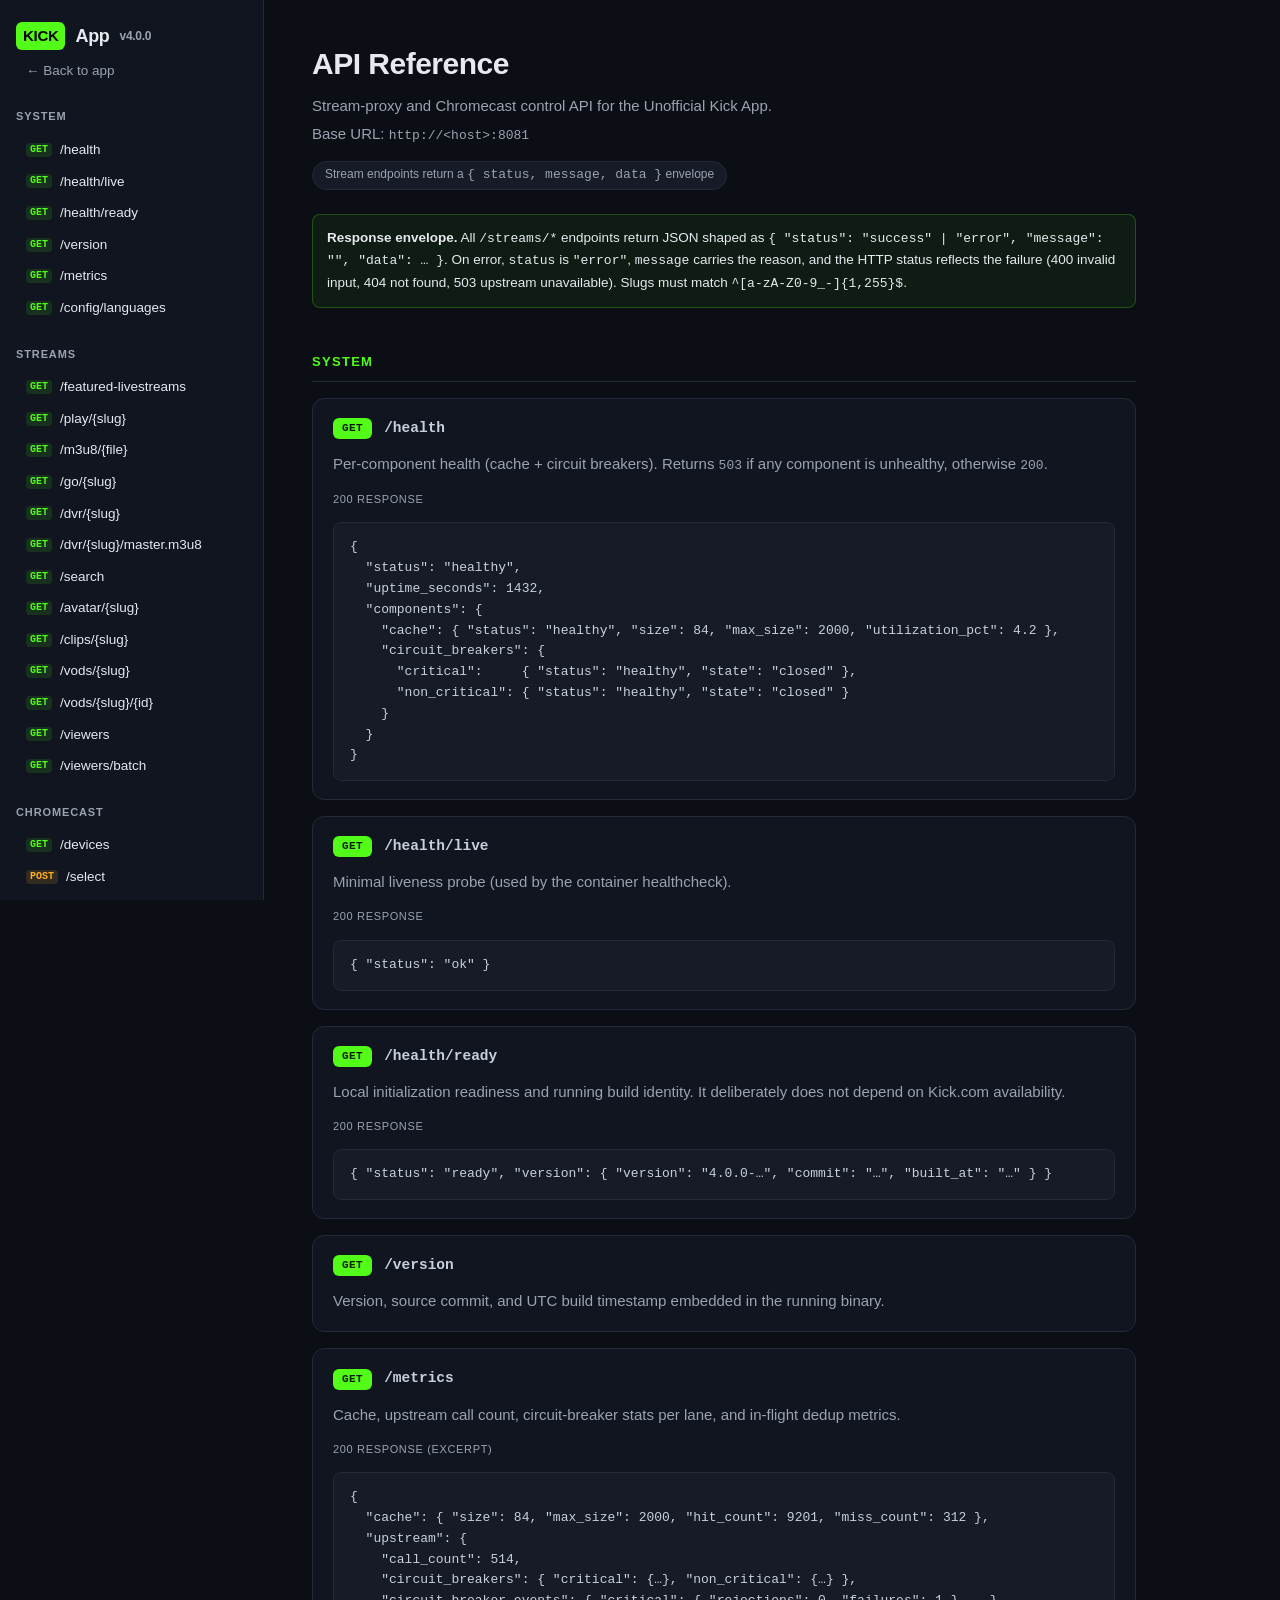
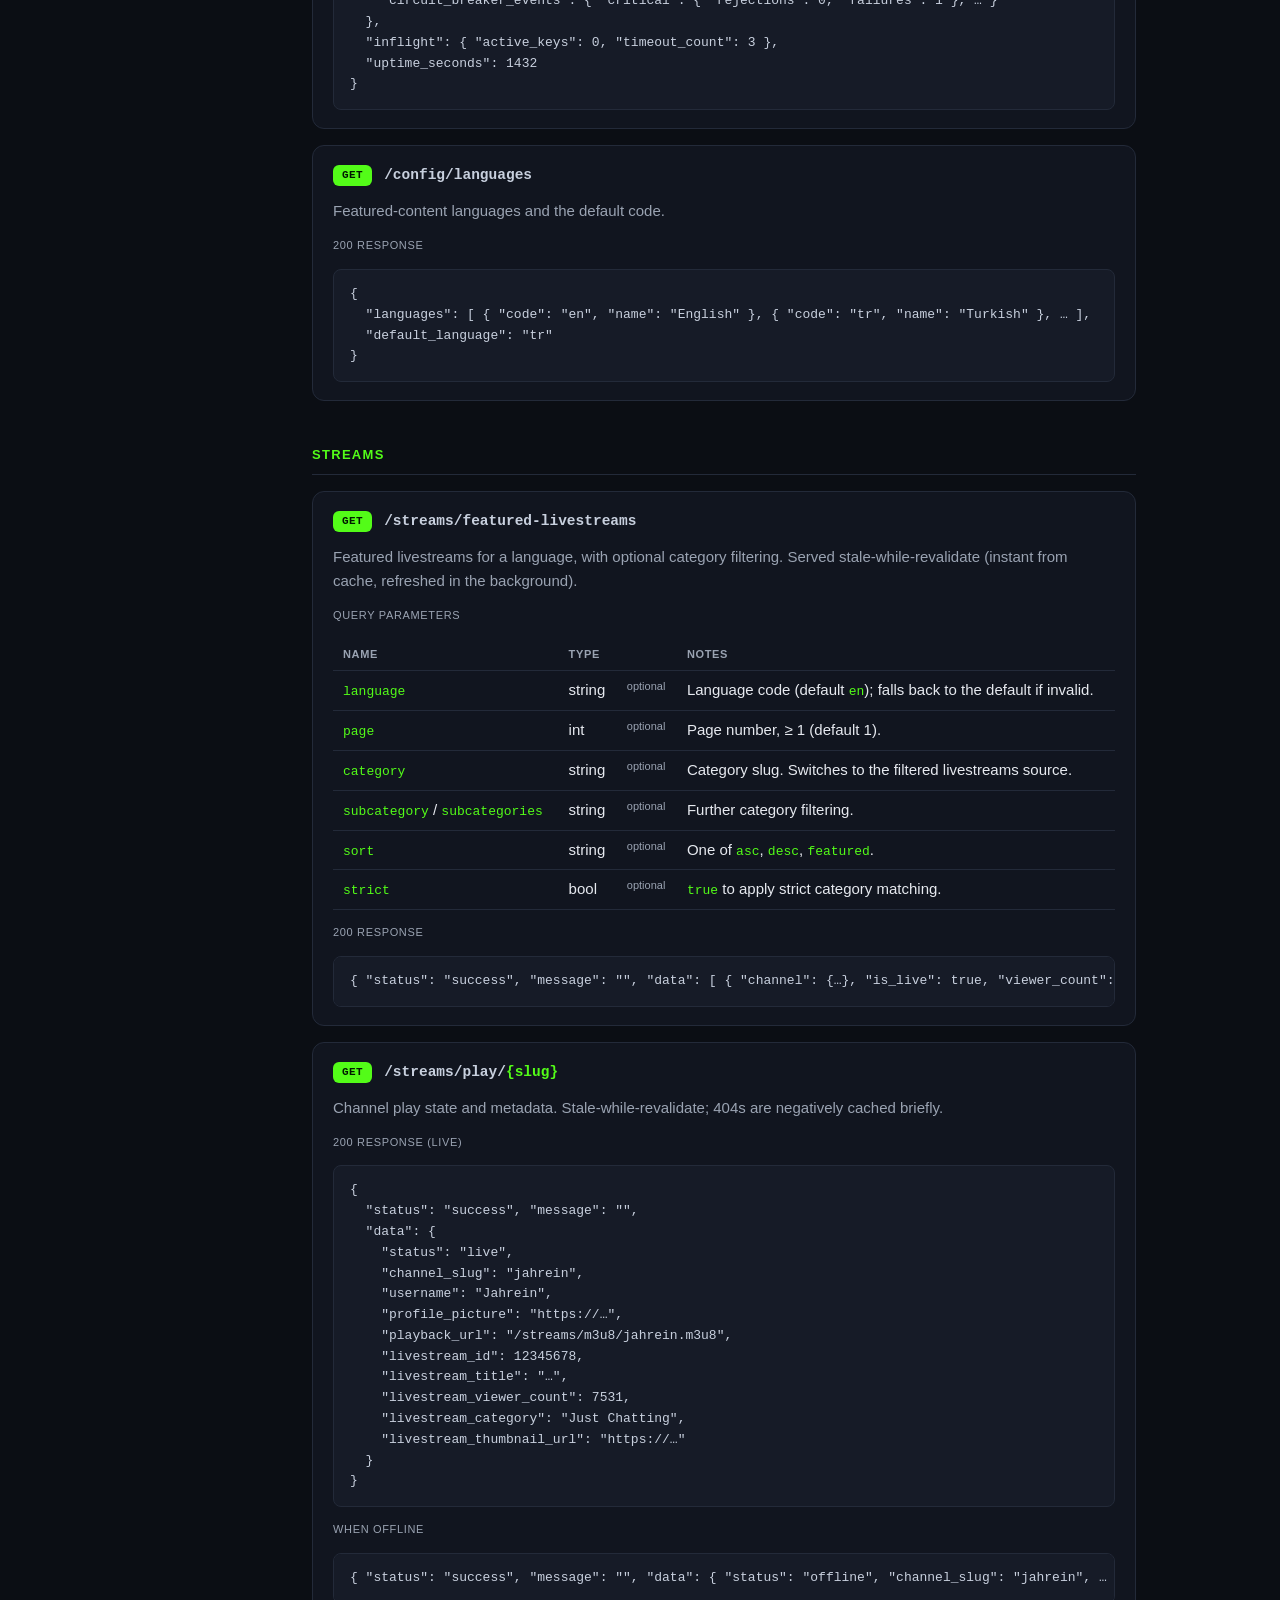
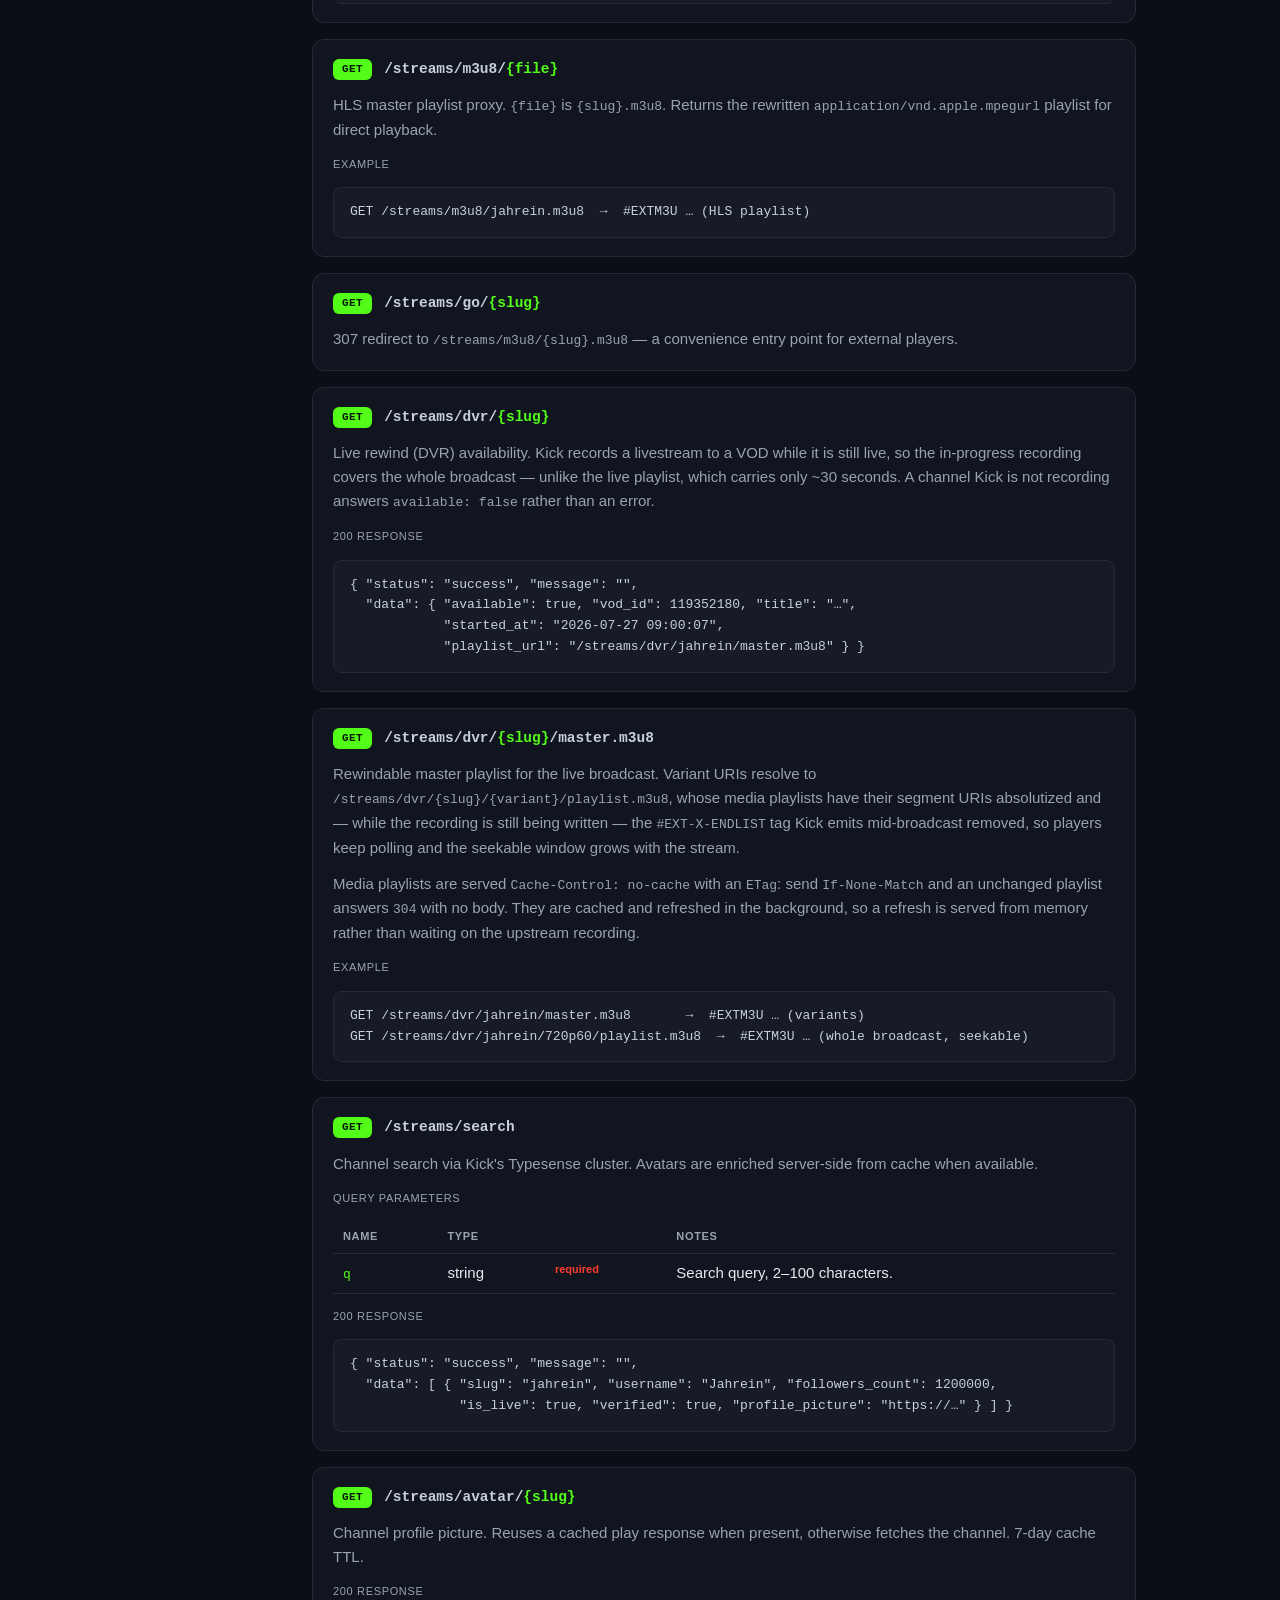
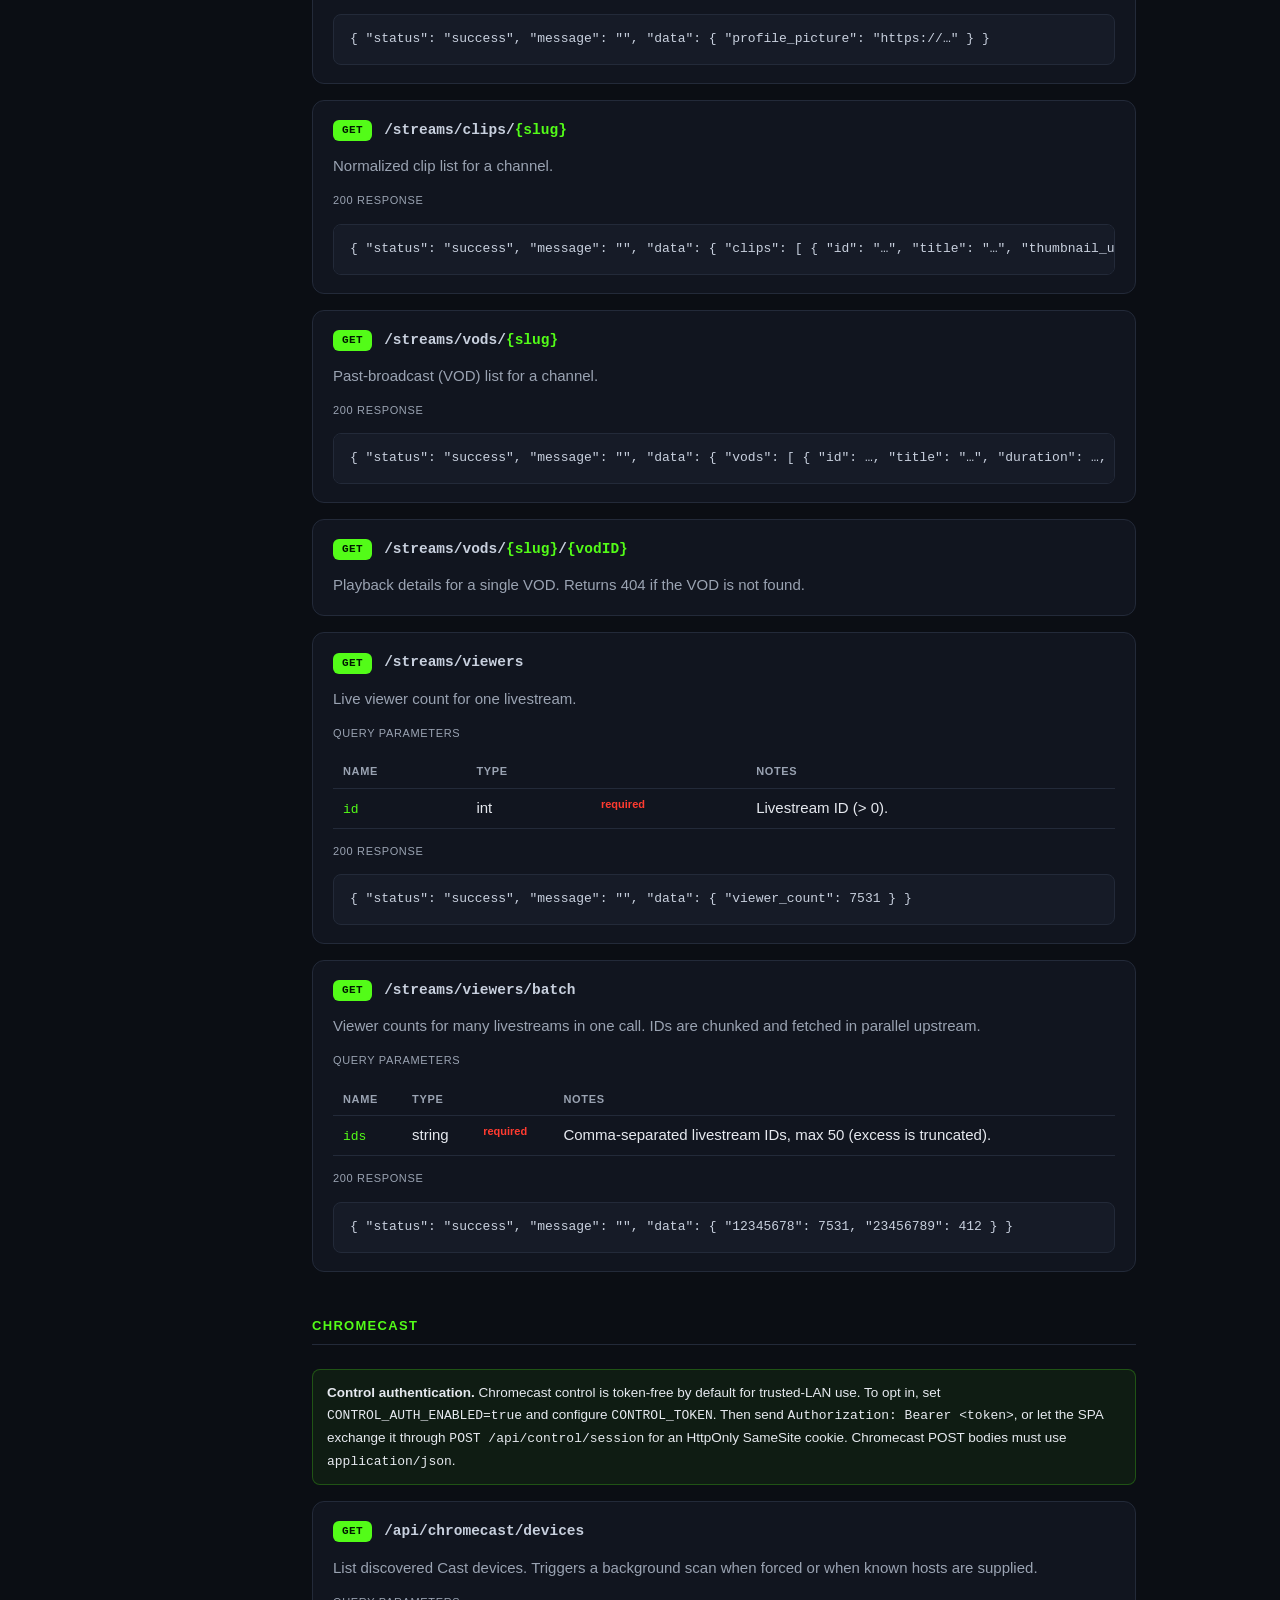
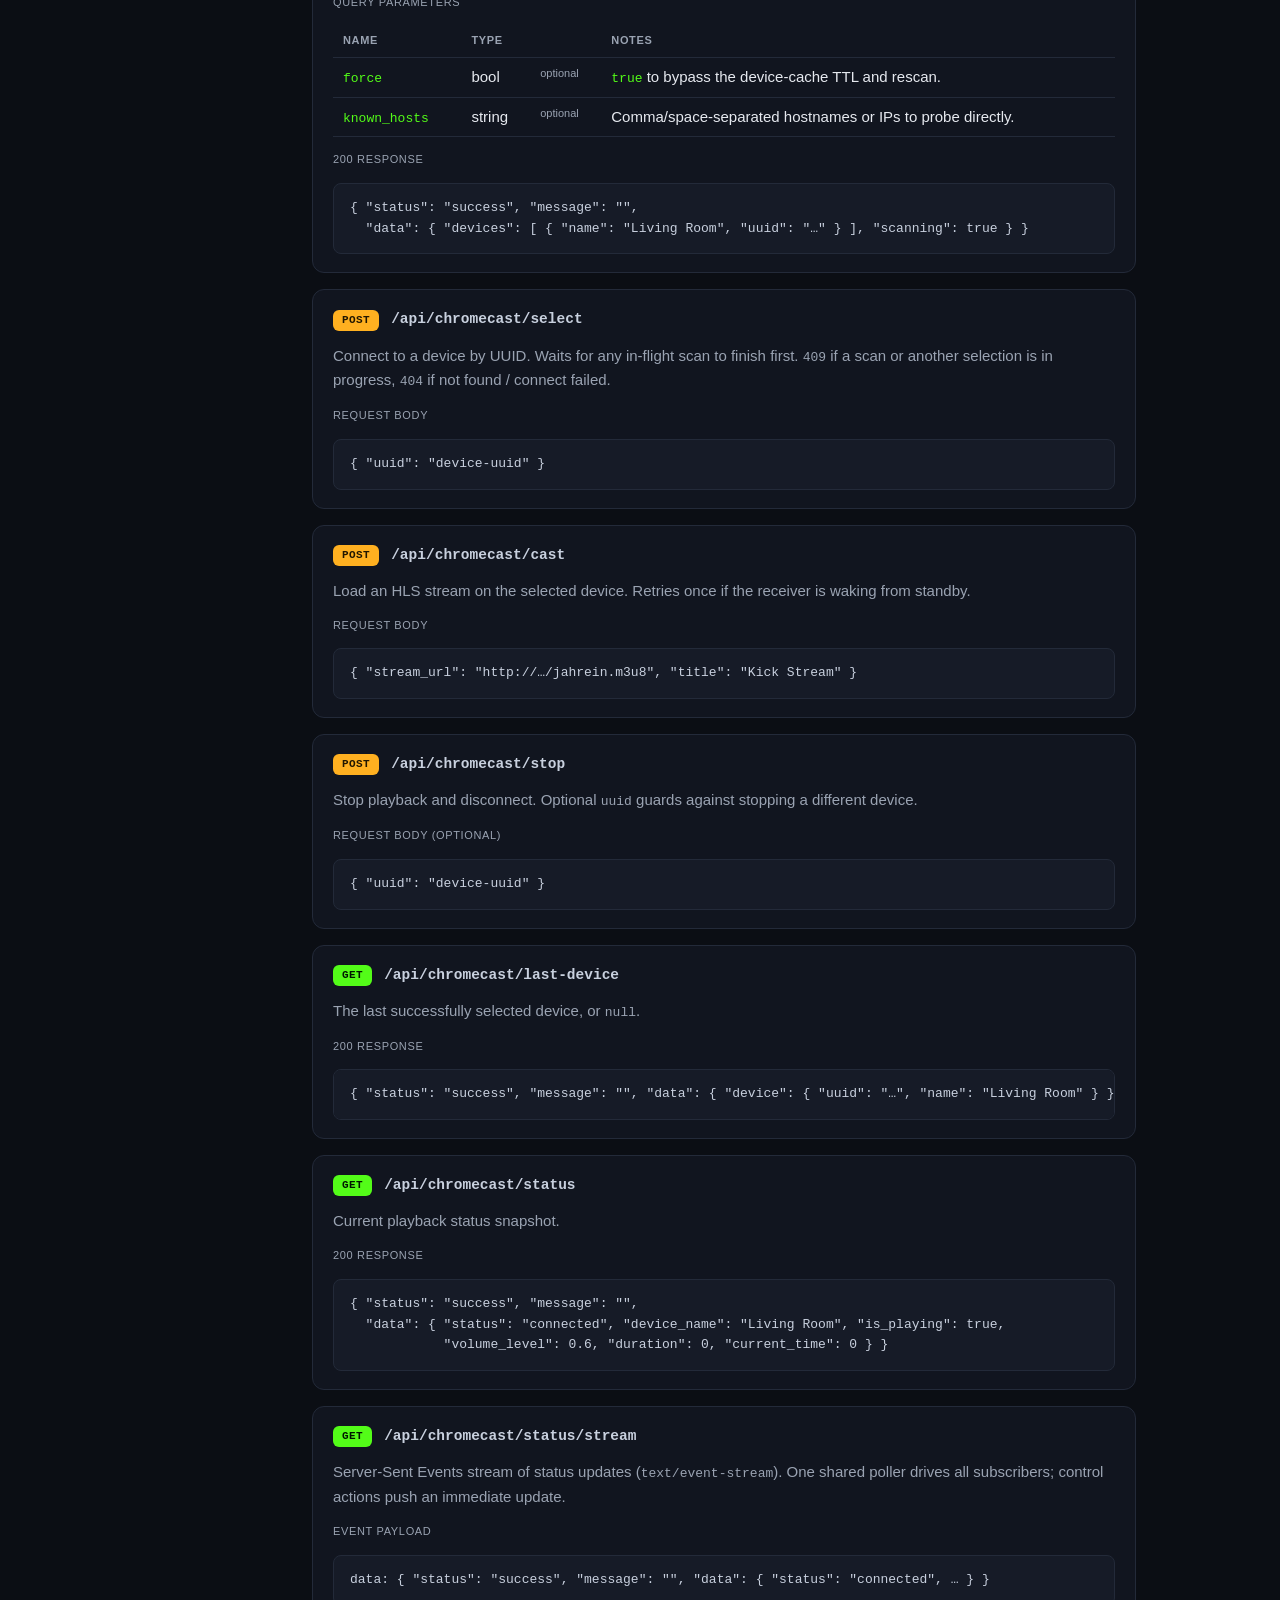
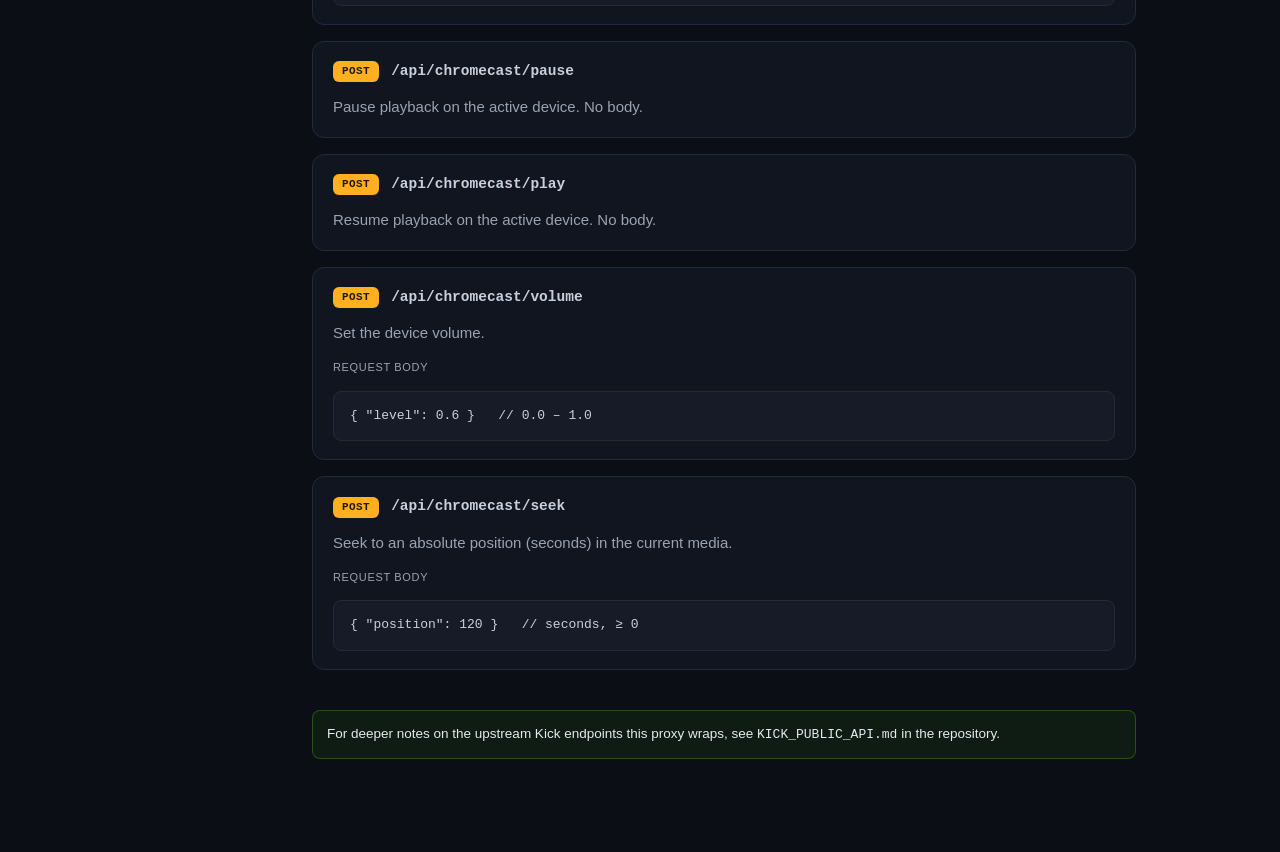
<file: templates/docs.html>
<!DOCTYPE html>
<html lang="en">
<head>
<meta charset="utf-8">
<meta name="viewport" content="width=device-width, initial-scale=1">
<title>Kick App — API Reference</title>
<style>
  :root {
    --bg: #0b0e14;
    --panel: #11151f;
    --panel-2: #161b27;
    --border: #232a39;
    --text: #e6e9ef;
    --muted: #9aa3b2;
    --primary: #53fc18;
    --live: #ff3b30;
    --get: #53fc18;
    --post: #ffb020;
    --code: #c8d0de;
    --radius: 12px;
  }
  * { box-sizing: border-box; }
  html { scroll-behavior: smooth; }
  body {
    margin: 0;
    background: var(--bg);
    color: var(--text);
    font: 15px/1.6 -apple-system, BlinkMacSystemFont, "Segoe UI", Roboto, Helvetica, Arial, sans-serif;
    -webkit-font-smoothing: antialiased;
  }
  a { color: var(--primary); text-decoration: none; }
  a:hover { text-decoration: underline; }
  code, pre {
    font-family: "SF Mono", ui-monospace, "Cascadia Code", Menlo, Consolas, monospace;
    font-size: 13px;
  }
  .layout { display: flex; min-height: 100vh; }

  /* Sidebar */
  .side {
    width: 264px;
    flex-shrink: 0;
    background: var(--panel);
    border-right: 1px solid var(--border);
    padding: 22px 16px;
    position: sticky;
    top: 0;
    height: 100vh;
    overflow-y: auto;
  }
  .brand {
    display: flex; align-items: center; gap: 10px;
    font-weight: 800; font-size: 18px; letter-spacing: -0.3px;
    margin-bottom: 4px;
  }
  .brand .logo {
    background: var(--primary); color: #000; font-weight: 900;
    padding: 2px 7px; border-radius: 6px; font-size: 15px;
  }
  .brand .ver { color: var(--muted); font-weight: 600; font-size: 12px; }
  .side h4 {
    color: var(--muted); text-transform: uppercase; letter-spacing: 0.08em;
    font-size: 11px; margin: 22px 0 8px;
  }
  .side a {
    display: flex; align-items: center; gap: 8px;
    color: var(--text); padding: 5px 10px; border-radius: 8px;
    font-size: 13.5px;
  }
  .side a:hover { background: var(--panel-2); text-decoration: none; }
  .side a .m { font: 700 10px/1 monospace; padding: 2px 4px; border-radius: 4px; }
  .m.get { color: var(--get); background: rgba(83,252,24,0.12); }
  .m.post { color: var(--post); background: rgba(255,176,32,0.14); }
  .back { color: var(--muted) !important; font-size: 12.5px; margin-bottom: 8px; }

  /* Content */
  .main { flex: 1; min-width: 0; padding: 40px 48px 120px; max-width: 920px; }
  .hero h1 { margin: 0 0 6px; font-size: 30px; letter-spacing: -0.5px; }
  .hero p { color: var(--muted); margin: 0 0 4px; }
  .pill {
    display: inline-block; background: var(--panel-2); border: 1px solid var(--border);
    color: var(--muted); border-radius: 999px; padding: 3px 12px; font-size: 12px; margin-top: 10px;
  }

  section { margin-top: 44px; }
  section > h2 {
    font-size: 13px; text-transform: uppercase; letter-spacing: 0.1em;
    color: var(--primary); border-bottom: 1px solid var(--border);
    padding-bottom: 8px; margin: 0 0 4px;
  }

  .ep {
    background: var(--panel); border: 1px solid var(--border);
    border-radius: var(--radius); padding: 18px 20px; margin-top: 16px;
    scroll-margin-top: 16px;
  }
  .ep-head { display: flex; align-items: center; gap: 12px; flex-wrap: wrap; }
  .method {
    font: 800 11px/1 monospace; padding: 5px 9px; border-radius: 6px; letter-spacing: 0.04em;
  }
  .method.get { color: #001b00; background: var(--get); }
  .method.post { color: #221700; background: var(--post); }
  .path { font-family: "SF Mono", ui-monospace, monospace; font-size: 14.5px; color: var(--code); font-weight: 600; }
  .path .var { color: var(--primary); }
  .desc { color: var(--muted); margin: 12px 0 0; }

  table { width: 100%; border-collapse: collapse; margin-top: 14px; }
  th, td { text-align: left; padding: 7px 10px; border-bottom: 1px solid var(--border); vertical-align: top; }
  th { color: var(--muted); font-size: 11px; text-transform: uppercase; letter-spacing: 0.06em; font-weight: 600; }
  td code { color: var(--primary); }
  td .t { color: var(--muted); font-size: 12px; }
  .req { color: var(--live); font-size: 11px; font-weight: 700; }
  .opt { color: var(--muted); font-size: 11px; }

  pre {
    background: var(--panel-2); border: 1px solid var(--border); border-radius: 8px;
    padding: 14px 16px; overflow-x: auto; margin: 14px 0 0; color: var(--code);
  }
  .label { font-size: 11px; text-transform: uppercase; letter-spacing: 0.06em; color: var(--muted); margin-top: 14px; }
  .note {
    background: rgba(83,252,24,0.06); border: 1px solid rgba(83,252,24,0.25);
    border-radius: 8px; padding: 12px 14px; margin-top: 24px; color: var(--text); font-size: 13.5px;
  }
  @media (max-width: 820px) {
    .side { display: none; }
    .main { padding: 28px 20px 80px; }
  }
</style>
</head>
<body>
<div class="layout">
  <aside class="side">
    <div class="brand"><span class="logo">KICK</span> App <span class="ver">v4.0.0</span></div>
    <a class="back" href="/">← Back to app</a>

    <h4>System</h4>
    <a href="#health"><span class="m get">GET</span> /health</a>
    <a href="#health-live"><span class="m get">GET</span> /health/live</a>
    <a href="#health-ready"><span class="m get">GET</span> /health/ready</a>
    <a href="#version"><span class="m get">GET</span> /version</a>
    <a href="#metrics"><span class="m get">GET</span> /metrics</a>
    <a href="#languages"><span class="m get">GET</span> /config/languages</a>

    <h4>Streams</h4>
    <a href="#featured"><span class="m get">GET</span> /featured-livestreams</a>
    <a href="#play"><span class="m get">GET</span> /play/{slug}</a>
    <a href="#m3u8"><span class="m get">GET</span> /m3u8/{file}</a>
    <a href="#go"><span class="m get">GET</span> /go/{slug}</a>
    <a href="#dvr"><span class="m get">GET</span> /dvr/{slug}</a>
    <a href="#dvr-playlist"><span class="m get">GET</span> /dvr/{slug}/master.m3u8</a>
    <a href="#search"><span class="m get">GET</span> /search</a>
    <a href="#avatar"><span class="m get">GET</span> /avatar/{slug}</a>
    <a href="#clips"><span class="m get">GET</span> /clips/{slug}</a>
    <a href="#vods"><span class="m get">GET</span> /vods/{slug}</a>
    <a href="#vod"><span class="m get">GET</span> /vods/{slug}/{id}</a>
    <a href="#viewers"><span class="m get">GET</span> /viewers</a>
    <a href="#viewers-batch"><span class="m get">GET</span> /viewers/batch</a>

    <h4>Chromecast</h4>
    <a href="#cc-devices"><span class="m get">GET</span> /devices</a>
    <a href="#cc-select"><span class="m post">POST</span> /select</a>
    <a href="#cc-cast"><span class="m post">POST</span> /cast</a>
    <a href="#cc-stop"><span class="m post">POST</span> /stop</a>
    <a href="#cc-last"><span class="m get">GET</span> /last-device</a>
    <a href="#cc-status"><span class="m get">GET</span> /status</a>
    <a href="#cc-stream"><span class="m get">GET</span> /status/stream</a>
    <a href="#cc-pause"><span class="m post">POST</span> /pause</a>
    <a href="#cc-play"><span class="m post">POST</span> /play</a>
    <a href="#cc-volume"><span class="m post">POST</span> /volume</a>
    <a href="#cc-seek"><span class="m post">POST</span> /seek</a>
  </aside>

  <main class="main">
    <div class="hero">
      <h1>API Reference</h1>
      <p>Stream-proxy and Chromecast control API for the Unofficial Kick App.</p>
      <p>Base URL: <code>http://&lt;host&gt;:8081</code></p>
      <span class="pill">Stream endpoints return a <code>{ status, message, data }</code> envelope</span>
    </div>

    <div class="note">
      <strong>Response envelope.</strong> All <code>/streams/*</code> endpoints return JSON shaped as
      <code>{ "status": "success" | "error", "message": "", "data": … }</code>.
      On error, <code>status</code> is <code>"error"</code>, <code>message</code> carries the reason, and the HTTP status reflects the failure
      (400 invalid input, 404 not found, 503 upstream unavailable). Slugs must match <code>^[a-zA-Z0-9_-]{1,255}$</code>.
    </div>

    <!-- ── System ─────────────────────────────────────────────── -->
    <section>
      <h2>System</h2>

      <div class="ep" id="health">
        <div class="ep-head"><span class="method get">GET</span><span class="path">/health</span></div>
        <p class="desc">Per-component health (cache + circuit breakers). Returns <code>503</code> if any component is unhealthy, otherwise <code>200</code>.</p>
        <div class="label">200 response</div>
        <pre>{
  "status": "healthy",
  "uptime_seconds": 1432,
  "components": {
    "cache": { "status": "healthy", "size": 84, "max_size": 2000, "utilization_pct": 4.2 },
    "circuit_breakers": {
      "critical":     { "status": "healthy", "state": "closed" },
      "non_critical": { "status": "healthy", "state": "closed" }
    }
  }
}</pre>
      </div>

      <div class="ep" id="health-live">
        <div class="ep-head"><span class="method get">GET</span><span class="path">/health/live</span></div>
        <p class="desc">Minimal liveness probe (used by the container healthcheck).</p>
        <div class="label">200 response</div>
        <pre>{ "status": "ok" }</pre>
      </div>

      <div class="ep" id="health-ready">
        <div class="ep-head"><span class="method get">GET</span><span class="path">/health/ready</span></div>
        <p class="desc">Local initialization readiness and running build identity. It deliberately does not depend on Kick.com availability.</p>
        <div class="label">200 response</div>
        <pre>{ "status": "ready", "version": { "version": "4.0.0-…", "commit": "…", "built_at": "…" } }</pre>
      </div>

      <div class="ep" id="version">
        <div class="ep-head"><span class="method get">GET</span><span class="path">/version</span></div>
        <p class="desc">Version, source commit, and UTC build timestamp embedded in the running binary.</p>
      </div>

      <div class="ep" id="metrics">
        <div class="ep-head"><span class="method get">GET</span><span class="path">/metrics</span></div>
        <p class="desc">Cache, upstream call count, circuit-breaker stats per lane, and in-flight dedup metrics.</p>
        <div class="label">200 response (excerpt)</div>
        <pre>{
  "cache": { "size": 84, "max_size": 2000, "hit_count": 9201, "miss_count": 312 },
  "upstream": {
    "call_count": 514,
    "circuit_breakers": { "critical": {…}, "non_critical": {…} },
    "circuit_breaker_events": { "critical": { "rejections": 0, "failures": 1 }, … }
  },
  "inflight": { "active_keys": 0, "timeout_count": 3 },
  "uptime_seconds": 1432
}</pre>
      </div>

      <div class="ep" id="languages">
        <div class="ep-head"><span class="method get">GET</span><span class="path">/config/languages</span></div>
        <p class="desc">Featured-content languages and the default code.</p>
        <div class="label">200 response</div>
        <pre>{
  "languages": [ { "code": "en", "name": "English" }, { "code": "tr", "name": "Turkish" }, … ],
  "default_language": "tr"
}</pre>
      </div>
    </section>

    <!-- ── Streams ────────────────────────────────────────────── -->
    <section>
      <h2>Streams</h2>

      <div class="ep" id="featured">
        <div class="ep-head"><span class="method get">GET</span><span class="path">/streams/featured-livestreams</span></div>
        <p class="desc">Featured livestreams for a language, with optional category filtering. Served stale-while-revalidate (instant from cache, refreshed in the background).</p>
        <div class="label">Query parameters</div>
        <table>
          <tr><th>Name</th><th>Type</th><th></th><th>Notes</th></tr>
          <tr><td><code>language</code></td><td class="t">string</td><td class="opt">optional</td><td>Language code (default <code>en</code>); falls back to the default if invalid.</td></tr>
          <tr><td><code>page</code></td><td class="t">int</td><td class="opt">optional</td><td>Page number, ≥ 1 (default 1).</td></tr>
          <tr><td><code>category</code></td><td class="t">string</td><td class="opt">optional</td><td>Category slug. Switches to the filtered livestreams source.</td></tr>
          <tr><td><code>subcategory</code> / <code>subcategories</code></td><td class="t">string</td><td class="opt">optional</td><td>Further category filtering.</td></tr>
          <tr><td><code>sort</code></td><td class="t">string</td><td class="opt">optional</td><td>One of <code>asc</code>, <code>desc</code>, <code>featured</code>.</td></tr>
          <tr><td><code>strict</code></td><td class="t">bool</td><td class="opt">optional</td><td><code>true</code> to apply strict category matching.</td></tr>
        </table>
        <div class="label">200 response</div>
        <pre>{ "status": "success", "message": "", "data": [ { "channel": {…}, "is_live": true, "viewer_count": 7531, … } ] }</pre>
      </div>

      <div class="ep" id="play">
        <div class="ep-head"><span class="method get">GET</span><span class="path">/streams/play/<span class="var">{slug}</span></span></div>
        <p class="desc">Channel play state and metadata. Stale-while-revalidate; 404s are negatively cached briefly.</p>
        <div class="label">200 response (live)</div>
        <pre>{
  "status": "success", "message": "",
  "data": {
    "status": "live",
    "channel_slug": "jahrein",
    "username": "Jahrein",
    "profile_picture": "https://…",
    "playback_url": "/streams/m3u8/jahrein.m3u8",
    "livestream_id": 12345678,
    "livestream_title": "…",
    "livestream_viewer_count": 7531,
    "livestream_category": "Just Chatting",
    "livestream_thumbnail_url": "https://…"
  }
}</pre>
        <div class="label">When offline</div>
        <pre>{ "status": "success", "message": "", "data": { "status": "offline", "channel_slug": "jahrein", … } }</pre>
      </div>

      <div class="ep" id="m3u8">
        <div class="ep-head"><span class="method get">GET</span><span class="path">/streams/m3u8/<span class="var">{file}</span></span></div>
        <p class="desc">HLS master playlist proxy. <code>{file}</code> is <code>{slug}.m3u8</code>. Returns the rewritten <code>application/vnd.apple.mpegurl</code> playlist for direct playback.</p>
        <div class="label">Example</div>
        <pre>GET /streams/m3u8/jahrein.m3u8  →  #EXTM3U … (HLS playlist)</pre>
      </div>

      <div class="ep" id="go">
        <div class="ep-head"><span class="method get">GET</span><span class="path">/streams/go/<span class="var">{slug}</span></span></div>
        <p class="desc">307 redirect to <code>/streams/m3u8/{slug}.m3u8</code> — a convenience entry point for external players.</p>
      </div>

      <div class="ep" id="dvr">
        <div class="ep-head"><span class="method get">GET</span><span class="path">/streams/dvr/<span class="var">{slug}</span></span></div>
        <p class="desc">Live rewind (DVR) availability. Kick records a livestream to a VOD while it is still live, so the in-progress recording covers the whole broadcast — unlike the live playlist, which carries only ~30 seconds. A channel Kick is not recording answers <code>available: false</code> rather than an error.</p>
        <div class="label">200 response</div>
        <pre>{ "status": "success", "message": "",
  "data": { "available": true, "vod_id": 119352180, "title": "…",
            "started_at": "2026-07-27 09:00:07",
            "playlist_url": "/streams/dvr/jahrein/master.m3u8" } }</pre>
      </div>

      <div class="ep" id="dvr-playlist">
        <div class="ep-head"><span class="method get">GET</span><span class="path">/streams/dvr/<span class="var">{slug}</span>/master.m3u8</span></div>
        <p class="desc">Rewindable master playlist for the live broadcast. Variant URIs resolve to <code>/streams/dvr/{slug}/{variant}/playlist.m3u8</code>, whose media playlists have their segment URIs absolutized and — while the recording is still being written — the <code>#EXT-X-ENDLIST</code> tag Kick emits mid-broadcast removed, so players keep polling and the seekable window grows with the stream.</p>
        <p class="desc">Media playlists are served <code>Cache-Control: no-cache</code> with an <code>ETag</code>: send <code>If-None-Match</code> and an unchanged playlist answers <code>304</code> with no body. They are cached and refreshed in the background, so a refresh is served from memory rather than waiting on the upstream recording.</p>
        <div class="label">Example</div>
        <pre>GET /streams/dvr/jahrein/master.m3u8       →  #EXTM3U … (variants)
GET /streams/dvr/jahrein/720p60/playlist.m3u8  →  #EXTM3U … (whole broadcast, seekable)</pre>
      </div>

      <div class="ep" id="search">
        <div class="ep-head"><span class="method get">GET</span><span class="path">/streams/search</span></div>
        <p class="desc">Channel search via Kick's Typesense cluster. Avatars are enriched server-side from cache when available.</p>
        <div class="label">Query parameters</div>
        <table>
          <tr><th>Name</th><th>Type</th><th></th><th>Notes</th></tr>
          <tr><td><code>q</code></td><td class="t">string</td><td class="req">required</td><td>Search query, 2–100 characters.</td></tr>
        </table>
        <div class="label">200 response</div>
        <pre>{ "status": "success", "message": "",
  "data": [ { "slug": "jahrein", "username": "Jahrein", "followers_count": 1200000,
              "is_live": true, "verified": true, "profile_picture": "https://…" } ] }</pre>
      </div>

      <div class="ep" id="avatar">
        <div class="ep-head"><span class="method get">GET</span><span class="path">/streams/avatar/<span class="var">{slug}</span></span></div>
        <p class="desc">Channel profile picture. Reuses a cached play response when present, otherwise fetches the channel. 7-day cache TTL.</p>
        <div class="label">200 response</div>
        <pre>{ "status": "success", "message": "", "data": { "profile_picture": "https://…" } }</pre>
      </div>

      <div class="ep" id="clips">
        <div class="ep-head"><span class="method get">GET</span><span class="path">/streams/clips/<span class="var">{slug}</span></span></div>
        <p class="desc">Normalized clip list for a channel.</p>
        <div class="label">200 response</div>
        <pre>{ "status": "success", "message": "", "data": { "clips": [ { "id": "…", "title": "…", "thumbnail_url": "…", "duration": 42, … } ] } }</pre>
      </div>

      <div class="ep" id="vods">
        <div class="ep-head"><span class="method get">GET</span><span class="path">/streams/vods/<span class="var">{slug}</span></span></div>
        <p class="desc">Past-broadcast (VOD) list for a channel.</p>
        <div class="label">200 response</div>
        <pre>{ "status": "success", "message": "", "data": { "vods": [ { "id": …, "title": "…", "duration": …, … } ] } }</pre>
      </div>

      <div class="ep" id="vod">
        <div class="ep-head"><span class="method get">GET</span><span class="path">/streams/vods/<span class="var">{slug}</span>/<span class="var">{vodID}</span></span></div>
        <p class="desc">Playback details for a single VOD. Returns 404 if the VOD is not found.</p>
      </div>

      <div class="ep" id="viewers">
        <div class="ep-head"><span class="method get">GET</span><span class="path">/streams/viewers</span></div>
        <p class="desc">Live viewer count for one livestream.</p>
        <div class="label">Query parameters</div>
        <table>
          <tr><th>Name</th><th>Type</th><th></th><th>Notes</th></tr>
          <tr><td><code>id</code></td><td class="t">int</td><td class="req">required</td><td>Livestream ID (&gt; 0).</td></tr>
        </table>
        <div class="label">200 response</div>
        <pre>{ "status": "success", "message": "", "data": { "viewer_count": 7531 } }</pre>
      </div>

      <div class="ep" id="viewers-batch">
        <div class="ep-head"><span class="method get">GET</span><span class="path">/streams/viewers/batch</span></div>
        <p class="desc">Viewer counts for many livestreams in one call. IDs are chunked and fetched in parallel upstream.</p>
        <div class="label">Query parameters</div>
        <table>
          <tr><th>Name</th><th>Type</th><th></th><th>Notes</th></tr>
          <tr><td><code>ids</code></td><td class="t">string</td><td class="req">required</td><td>Comma-separated livestream IDs, max 50 (excess is truncated).</td></tr>
        </table>
        <div class="label">200 response</div>
        <pre>{ "status": "success", "message": "", "data": { "12345678": 7531, "23456789": 412 } }</pre>
      </div>
    </section>

    <!-- ── Chromecast ─────────────────────────────────────────── -->
    <section>
      <h2>Chromecast</h2>

      <div class="note"><strong>Control authentication.</strong> Chromecast control is token-free by default for trusted-LAN use. To opt in, set <code>CONTROL_AUTH_ENABLED=true</code> and configure <code>CONTROL_TOKEN</code>. Then send <code>Authorization: Bearer &lt;token&gt;</code>, or let the SPA exchange it through <code>POST /api/control/session</code> for an HttpOnly SameSite cookie. Chromecast POST bodies must use <code>application/json</code>.</div>

      <div class="ep" id="cc-devices">
        <div class="ep-head"><span class="method get">GET</span><span class="path">/api/chromecast/devices</span></div>
        <p class="desc">List discovered Cast devices. Triggers a background scan when forced or when known hosts are supplied.</p>
        <div class="label">Query parameters</div>
        <table>
          <tr><th>Name</th><th>Type</th><th></th><th>Notes</th></tr>
          <tr><td><code>force</code></td><td class="t">bool</td><td class="opt">optional</td><td><code>true</code> to bypass the device-cache TTL and rescan.</td></tr>
          <tr><td><code>known_hosts</code></td><td class="t">string</td><td class="opt">optional</td><td>Comma/space-separated hostnames or IPs to probe directly.</td></tr>
        </table>
        <div class="label">200 response</div>
        <pre>{ "status": "success", "message": "",
  "data": { "devices": [ { "name": "Living Room", "uuid": "…" } ], "scanning": true } }</pre>
      </div>

      <div class="ep" id="cc-select">
        <div class="ep-head"><span class="method post">POST</span><span class="path">/api/chromecast/select</span></div>
        <p class="desc">Connect to a device by UUID. Waits for any in-flight scan to finish first. <code>409</code> if a scan or another selection is in progress, <code>404</code> if not found / connect failed.</p>
        <div class="label">Request body</div>
        <pre>{ "uuid": "device-uuid" }</pre>
      </div>

      <div class="ep" id="cc-cast">
        <div class="ep-head"><span class="method post">POST</span><span class="path">/api/chromecast/cast</span></div>
        <p class="desc">Load an HLS stream on the selected device. Retries once if the receiver is waking from standby.</p>
        <div class="label">Request body</div>
        <pre>{ "stream_url": "http://…/jahrein.m3u8", "title": "Kick Stream" }</pre>
      </div>

      <div class="ep" id="cc-stop">
        <div class="ep-head"><span class="method post">POST</span><span class="path">/api/chromecast/stop</span></div>
        <p class="desc">Stop playback and disconnect. Optional <code>uuid</code> guards against stopping a different device.</p>
        <div class="label">Request body (optional)</div>
        <pre>{ "uuid": "device-uuid" }</pre>
      </div>

      <div class="ep" id="cc-last">
        <div class="ep-head"><span class="method get">GET</span><span class="path">/api/chromecast/last-device</span></div>
        <p class="desc">The last successfully selected device, or <code>null</code>.</p>
        <div class="label">200 response</div>
        <pre>{ "status": "success", "message": "", "data": { "device": { "uuid": "…", "name": "Living Room" } } }</pre>
      </div>

      <div class="ep" id="cc-status">
        <div class="ep-head"><span class="method get">GET</span><span class="path">/api/chromecast/status</span></div>
        <p class="desc">Current playback status snapshot.</p>
        <div class="label">200 response</div>
        <pre>{ "status": "success", "message": "",
  "data": { "status": "connected", "device_name": "Living Room", "is_playing": true,
            "volume_level": 0.6, "duration": 0, "current_time": 0 } }</pre>
      </div>

      <div class="ep" id="cc-stream">
        <div class="ep-head"><span class="method get">GET</span><span class="path">/api/chromecast/status/stream</span></div>
        <p class="desc">Server-Sent Events stream of status updates (<code>text/event-stream</code>). One shared poller drives all subscribers; control actions push an immediate update.</p>
        <div class="label">Event payload</div>
        <pre>data: { "status": "success", "message": "", "data": { "status": "connected", … } }</pre>
      </div>

      <div class="ep" id="cc-pause">
        <div class="ep-head"><span class="method post">POST</span><span class="path">/api/chromecast/pause</span></div>
        <p class="desc">Pause playback on the active device. No body.</p>
      </div>

      <div class="ep" id="cc-play">
        <div class="ep-head"><span class="method post">POST</span><span class="path">/api/chromecast/play</span></div>
        <p class="desc">Resume playback on the active device. No body.</p>
      </div>

      <div class="ep" id="cc-volume">
        <div class="ep-head"><span class="method post">POST</span><span class="path">/api/chromecast/volume</span></div>
        <p class="desc">Set the device volume.</p>
        <div class="label">Request body</div>
        <pre>{ "level": 0.6 }   // 0.0 – 1.0</pre>
      </div>

      <div class="ep" id="cc-seek">
        <div class="ep-head"><span class="method post">POST</span><span class="path">/api/chromecast/seek</span></div>
        <p class="desc">Seek to an absolute position (seconds) in the current media.</p>
        <div class="label">Request body</div>
        <pre>{ "position": 120 }   // seconds, ≥ 0</pre>
      </div>
    </section>

    <div class="note" style="margin-top:40px">
      For deeper notes on the upstream Kick endpoints this proxy wraps, see <code>KICK_PUBLIC_API.md</code> in the repository.
    </div>
  </main>
</div>
</body>
</html>
</file>
